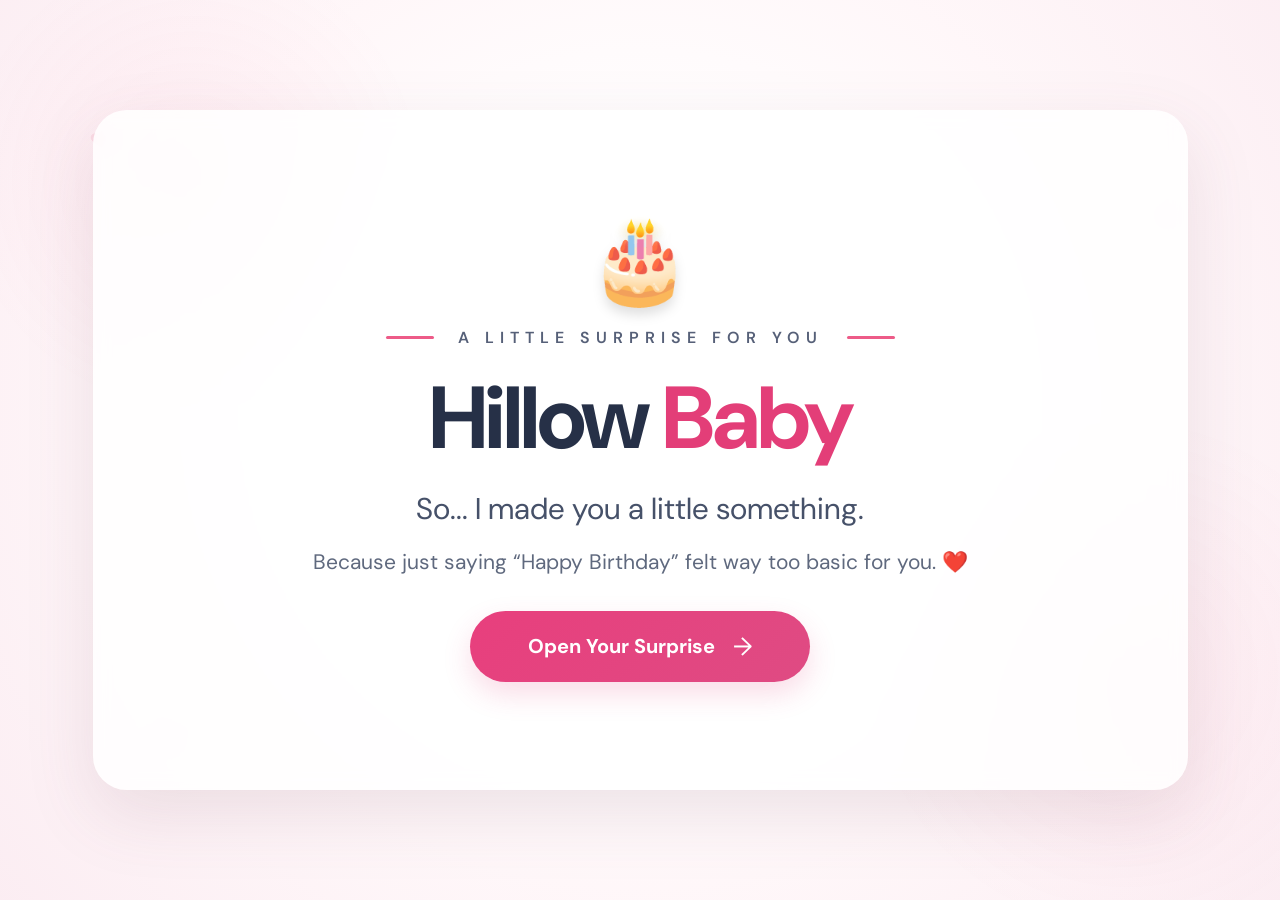
<file: index.html>
<!DOCTYPE html>
<html lang="en">
<head>
  <meta charset="UTF-8">
  <meta name="viewport" content="width=device-width, initial-scale=1.0">
  <title>For Jatin ❤️</title>
  <link rel="stylesheet" href="style.css">
</head>

<body>

  <div class="bg-decor decor-1">♥</div>
  <div class="bg-decor decor-2">✦</div>
  <div class="bg-decor decor-3">♡</div>

  <main class="page">

    <section class="card home-card">

      <div class="hero-icon">🎂</div>

      <div class="eyebrow">
        <span></span>
        A LITTLE SURPRISE FOR YOU
        <span></span>
      </div>

      <h1>Hillow <strong>Baby</strong></h1>

      <p class="headline">
        So... I made you a little something.
      </p>

      <p class="subtext">
        Because just saying “Happy Birthday” felt way too basic for you. ❤️
      </p>

      <a class="button" href="message.html">
        Open Your Surprise <b>→</b>
      </a>

    </section>

  </main>

</body>
</html>
</file>
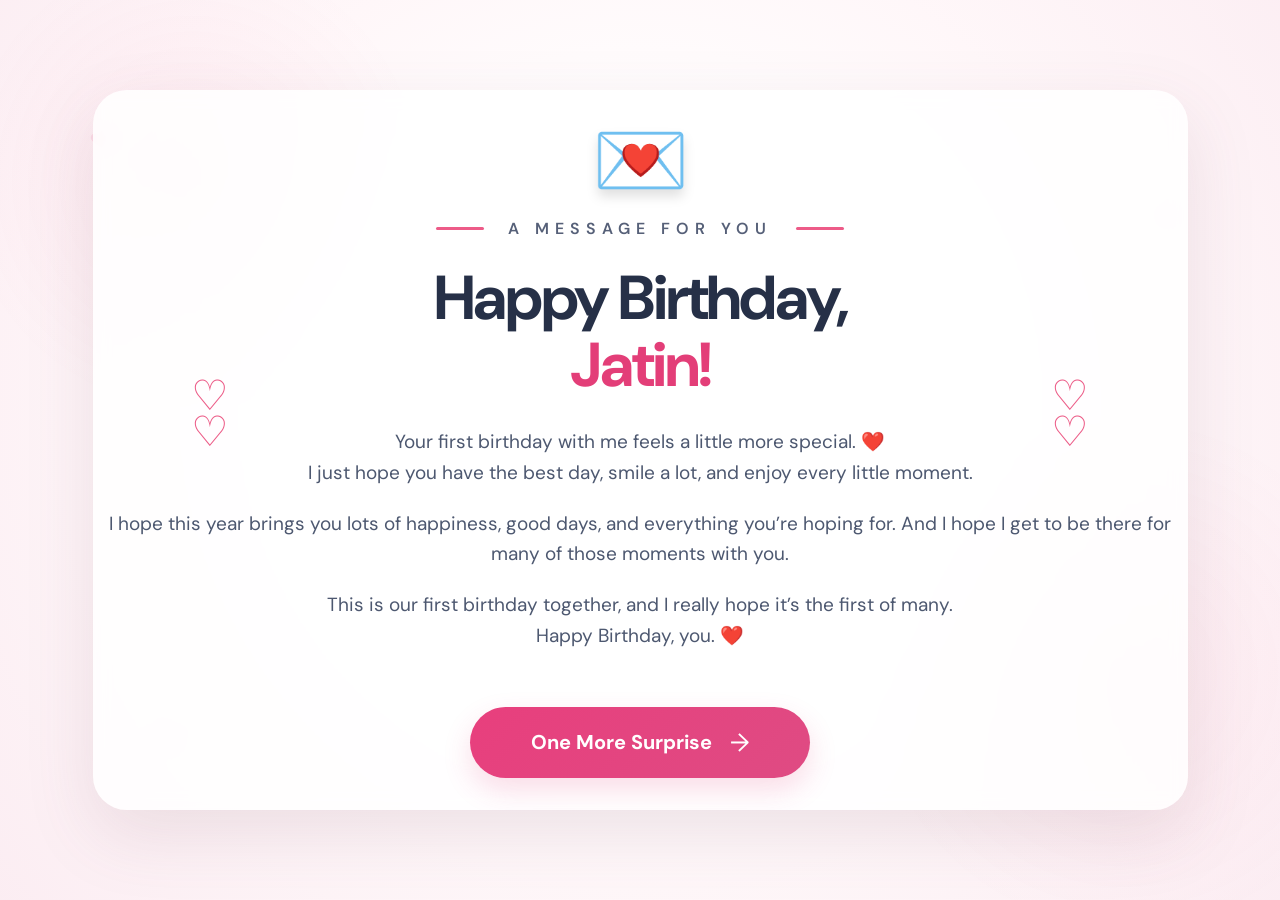
<file: message.html>
<!DOCTYPE html>
<html lang="en">
<head>
  <meta charset="UTF-8">
  <meta name="viewport" content="width=device-width, initial-scale=1.0">
  <title>Happy Birthday Jatin ❤️</title>
  <link rel="stylesheet" href="style.css">
</head>

<body>

  <div class="bg-decor decor-1">♥</div>
  <div class="bg-decor decor-2">✦</div>
  <div class="bg-decor decor-3">♡</div>

  <main class="page">

    <section class="card message-card">

      <div class="hero-icon">💌</div>

      <div class="eyebrow">
        <span></span>
        A MESSAGE FOR YOU
        <span></span>
      </div>

      <h1 class="birthday-title">
        Happy Birthday,<br>
        <strong>Jatin!</strong>
      </h1>

      <div class="side-heart left">♡<br>♡</div>
      <div class="side-heart right">♡<br>♡</div>

      <div class="message-text">

        <p>
          Your first birthday with me feels a little more special. ❤️<br>
          I just hope you have the best day, smile a lot, and enjoy every
          little moment.
        </p>

        <p>
          I hope this year brings you lots of happiness, good days, and
          everything you’re hoping for. And I hope I get to be there for
          many of those moments with you.
        </p>

        <p>
          This is our first birthday together, and I really hope it’s the first of many.<br>
          Happy Birthday, you. ❤️
        </p>

      </div>

      <a class="button" href="surprise.html">
        One More Surprise <b>→</b>
      </a>

    </section>

  </main>

</body>
</html>
</file>
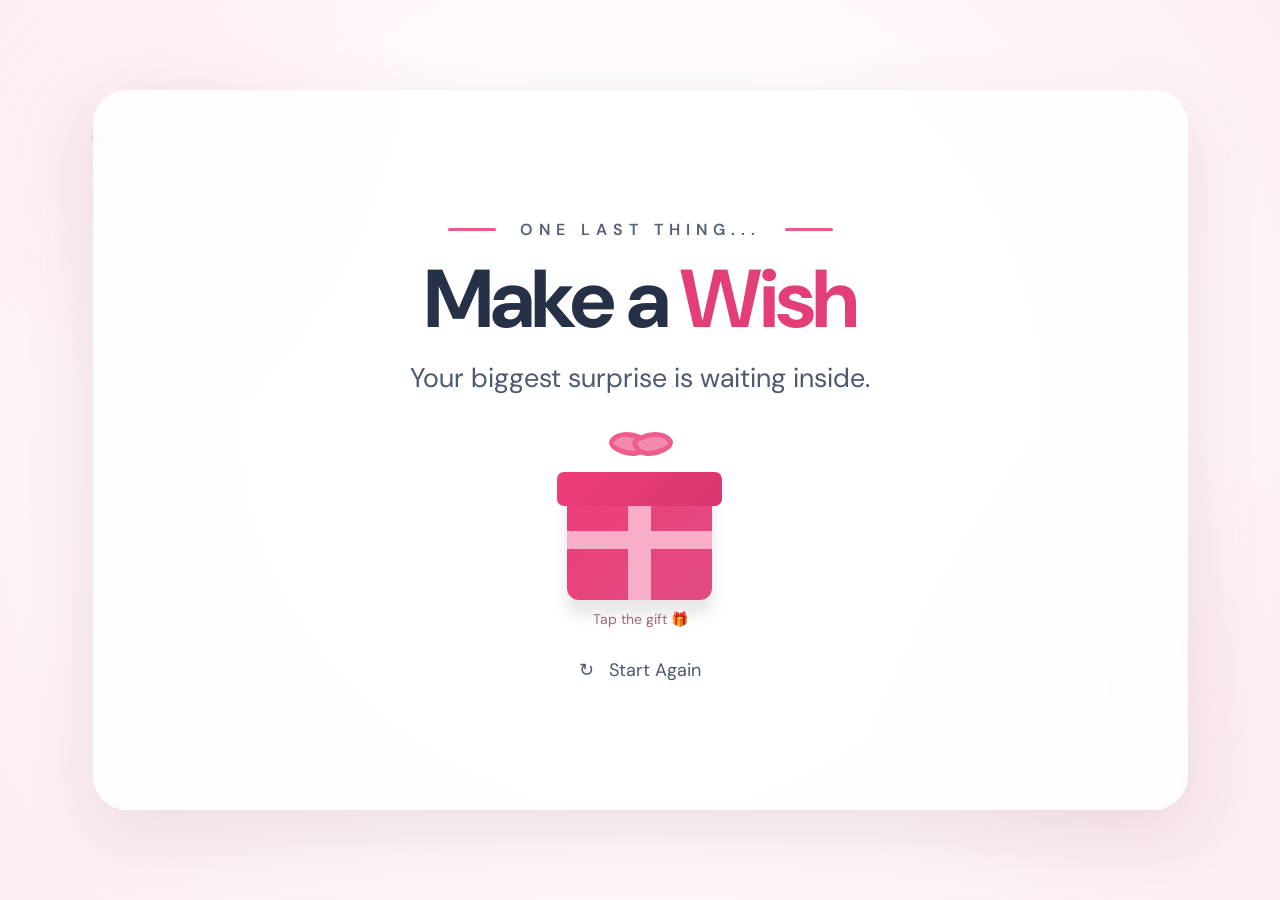
<file: surprise.html>
<!DOCTYPE html>
<html lang="en">
<head>
  <meta charset="UTF-8">
  <meta name="viewport" content="width=device-width, initial-scale=1.0">
  <title>One Last Thing 🎁</title>
  <link rel="stylesheet" href="style.css">
</head>

<body>

  <div class="bg-decor decor-1">♥</div>
  <div class="bg-decor decor-2">✦</div>
  <div class="bg-decor decor-3">♡</div>

  <main class="page">

    <section class="card surprise-card">

      <div class="eyebrow top-eyebrow">
        <span></span>
        ONE LAST THING...
        <span></span>
      </div>

      <h1 class="wish-title">
        Make a <strong>Wish</strong> 
      </h1>

      <p class="wish-subtitle">
        Your biggest surprise is waiting inside.
      </p>

      <button class="gift" id="gift">

        <div class="bow">
          <i></i>
          <i></i>
        </div>

        <div class="gift-lid"></div>

        <div class="gift-body">
          <div class="ribbon-v"></div>
          <div class="ribbon-h"></div>
        </div>

      </button>

      <div class="open-hint">
        Tap the gift 🎁
      </div>

      <div class="final-message" id="finalMessage">

        <h2>
          Happy Birthday, <strong>Baby!</strong> ❤️
        </h2>

        <p>
          I just want to see you happy, smiling, and doing all the things you love.
        </p>

        <p>
          Here’s to making the most of the time we have left this year—
          <br>
          and making some really good memories together. ❤️
        </p>

        <a class="button" href="index.html">
          ↻ &nbsp; Start Again
        </a>

      </div>

      <a class="start-again" href="index.html">
        ↻ &nbsp; Start Again
      </a>

    </section>

  </main>

  <script src="script.js"></script>

</body>
</html>
</file>
<file: style.css>
@import url('https://fonts.googleapis.com/css2?family=DM+Sans:wght@400;500;600;700&family=Playfair+Display:wght@700&display=swap');

* {
  box-sizing: border-box;
  margin: 0;
  padding: 0;
}

body {
  min-height: 100vh;
  font-family: 'DM Sans', sans-serif;
  color: #293249;

  background:
    radial-gradient(
      circle at 50% 45%,
      rgba(255,255,255,0.98) 0 28%,
      rgba(255,247,249,0.95) 58%,
      rgba(251,235,241,0.9) 100%
    );

  overflow-x: hidden;
}

body::before {
  content: "";
  position: fixed;
  inset: 0;
  pointer-events: none;

  background:
    radial-gradient(
      circle at 15% 20%,
      rgba(255,91,139,0.06),
      transparent 18%
    ),
    radial-gradient(
      circle at 88% 75%,
      rgba(255,91,139,0.05),
      transparent 20%
    );
}

.page {
  min-height: 100vh;

  display: flex;
  align-items: center;
  justify-content: center;

  padding: 38px 22px;

  position: relative;
  z-index: 2;
}

.card {
  width: min(1095px, 100%);
  min-height: 680px;

  border-radius: 34px;

  background: rgba(255,255,255,0.84);

  box-shadow:
    0 25px 70px rgba(113,71,89,0.13);

  display: flex;
  flex-direction: column;
  align-items: center;
  justify-content: center;

  text-align: center;

  position: relative;
  overflow: hidden;

  backdrop-filter: blur(8px);

  animation: fadeUp 0.75s ease both;
}

@keyframes fadeUp {

  from {
    opacity: 0;
    transform: translateY(18px);
  }

  to {
    opacity: 1;
    transform: translateY(0);
  }

}

.bg-decor {
  position: fixed;

  color: #e74d80;

  opacity: 0.12;

  pointer-events: none;

  z-index: 1;

  font-size: 34px;
}

.decor-1 {
  top: 13%;
  left: 7%;
  transform: rotate(-18deg);
}

.decor-2 {
  top: 22%;
  right: 8%;
  font-size: 28px;
}

.decor-3 {
  bottom: 15%;
  left: 12%;
  font-size: 40px;
}

.hero-icon {
  font-size: 83px;

  line-height: 1;

  margin-bottom: 25px;

  filter:
    drop-shadow(
      0 7px 6px rgba(0,0,0,0.12)
    );

  animation: float 3s ease-in-out infinite;
}

@keyframes float {

  50% {
    transform: translateY(-8px);
  }

}

.eyebrow {
  display: flex;

  align-items: center;

  gap: 24px;

  color: #566078;

  font-weight: 600;

  font-size: 16px;

  letter-spacing: 6px;

  margin-bottom: 26px;
}

.eyebrow span {
  width: 48px;
  height: 3px;

  background: #ed5b88;

  border-radius: 10px;
}

h1 {
  font-size: 88px;

  line-height: 1;

  font-weight: 700;

  letter-spacing: -3px;

  color: #263047;
}

h1 strong {
  color: #e33e78;
}

.headline {
  font-size: 30px;

  margin-top: 27px;

  color: #465169;
}

.subtext {
  font-size: 21px;

  color: #5f697e;

  margin-top: 20px;
}

.subtext span {
  color: #e33e78;
}

.button {
  margin-top: 35px;

  display: inline-flex;

  align-items: center;

  justify-content: center;

  gap: 18px;

  min-width: 340px;

  padding: 19px 30px;

  border-radius: 50px;

  background:
    linear-gradient(
      135deg,
      #e83f7d,
      #df4b83
    );

  color: white;

  text-decoration: none;

  font-size: 20px;

  font-weight: 700;

  box-shadow:
    0 12px 28px rgba(226,62,120,0.18);

  transition: 0.25s ease;
}

.button:hover {
  transform: translateY(-3px);

  box-shadow:
    0 16px 32px rgba(226,62,120,0.25);
}

.button b {
  font-size: 25px;

  font-weight: 400;
}


/* PAGE 2 */

.message-card {
  min-height: 720px;
}

.message-card .hero-icon {
  font-size: 78px;

  margin-bottom: 18px;
}

.birthday-title {
  font-size: 62px;

  line-height: 1.08;

  letter-spacing: -2px;
}

.birthday-title strong {
  color: #e33e78;
}

.message-text {
  color: #4d5870;

  font-size: 19px;

  line-height: 1.62;

  margin-top: 28px;
}

.message-text p {
  margin-bottom: 20px;
}

.message-text span {
  color: #e33e78;

  font-size: 25px;
}

.side-heart {
  position: absolute;

  color: #ec5b87;

  font-size: 42px;

  line-height: 0.85;
}

.side-heart.left {
  left: 9%;
  top: 40%;
}

.side-heart.right {
  right: 9%;
  top: 40%;
}


/* PAGE 3 */

.surprise-card {
  min-height: 720px;
}

.top-eyebrow {
  margin-bottom: 18px;
}

.wish-title {
  font-size: 82px;
}

.wish-title strong {
  color: #e33e78;
}

.wish-subtitle {
  font-size: 27px;

  color: #4f596f;

  margin-top: 20px;
}


/* GIFT */

.gift {
  width: 190px;

  height: 190px;

  border: 0;

  background: none;

  position: relative;

  margin-top: 28px;

  cursor: pointer;

  transition: 0.3s ease;
}

.gift:hover {
  transform: translateY(-8px) scale(1.03);
}

.gift-body {
  position: absolute;

  width: 145px;

  height: 115px;

  left: 22px;

  bottom: 13px;

  background:
    linear-gradient(
      135deg,
      #ef3d7b,
      #df4c82
    );

  border-radius: 6px 6px 12px 12px;

  box-shadow:
    0 14px 15px rgba(70,55,65,0.13);
}

.gift-lid {
  position: absolute;

  width: 165px;

  height: 34px;

  left: 12px;

  top: 49px;

  background:
    linear-gradient(
      135deg,
      #ed3c7a,
      #d93770
    );

  border-radius: 7px;

  z-index: 3;
}

.ribbon-v {
  position: absolute;

  left: 61px;

  top: 0;

  width: 23px;

  height: 100%;

  background: #f8aec8;
}

.ribbon-h {
  position: absolute;

  left: 0;

  top: 46px;

  width: 100%;

  height: 18px;

  background: #f8aec8;
}

.bow {
  position: absolute;

  z-index: 5;

  left: 65px;

  top: 8px;

  width: 62px;

  height: 45px;
}

.bow i {
  position: absolute;

  width: 38px;

  height: 25px;

  background: #f38bb1;

  border: 5px solid #ef5c8e;

  border-radius: 80% 20% 70% 30%;
}

.bow i:first-child {
  left: 0;

  transform: rotate(25deg);
}

.bow i:last-child {
  right: 0;

  transform:
    scaleX(-1)
    rotate(25deg);
}

.open-hint {
  font-size: 14px;

  color: #a16b80;

  margin-top: -3px;
}

.final-message {
  display: none;

  margin-top: 18px;

  animation: reveal 0.6s ease both;
}

.final-message.show {
  display: block;
}

@keyframes reveal {

  from {
    opacity: 0;
    transform: translateY(18px);
  }

  to {
    opacity: 1;
    transform: translateY(0);
  }

}

.final-message h2 {
  font-size: 40px;

  margin-bottom: 15px;
}

.final-message h2 strong {
  color: #e33e78;
}

.final-message p {
  font-size: 18px;

  line-height: 1.7;

  color: #4f596f;

  margin: 8px 0;
}

.final-message span {
  color: #e33e78;
}

.final-message .button {
  margin-top: 25px;
}

.start-again {
  margin-top: 30px;

  color: #4d566a;

  text-decoration: none;

  font-size: 18px;
}

.gift.opened {
  transform: scale(0.9);

  opacity: 0.35;
}

.gift.opened + .open-hint {
  display: none;
}


/* MOBILE */

@media (max-width: 700px) {

  .page {
    padding: 18px 12px;
  }

  .card {
    min-height: calc(100vh - 36px);

    padding: 45px 22px;

    border-radius: 25px;
  }

  .eyebrow {
    font-size: 10px;

    letter-spacing: 3px;

    gap: 10px;
  }

  .eyebrow span {
    width: 25px;

    height: 2px;
  }

  h1 {
    font-size: 52px;

    letter-spacing: -2px;
  }

  .headline {
    font-size: 22px;
  }

  .subtext {
    font-size: 16px;

    line-height: 1.6;
  }

  .button {
    min-width: 0;

    width: 100%;

    max-width: 320px;

    font-size: 17px;

    padding: 17px 20px;
  }

  .birthday-title {
    font-size: 46px;
  }

  .message-text {
    font-size: 16px;
  }

  .side-heart {
    display: none;
  }

  .wish-title {
    font-size: 52px;
  }

  .wish-subtitle {
    font-size: 20px;
  }

  .final-message h2 {
    font-size: 29px;
  }

  .final-message p {
    font-size: 15px;
  }

}
</file>
